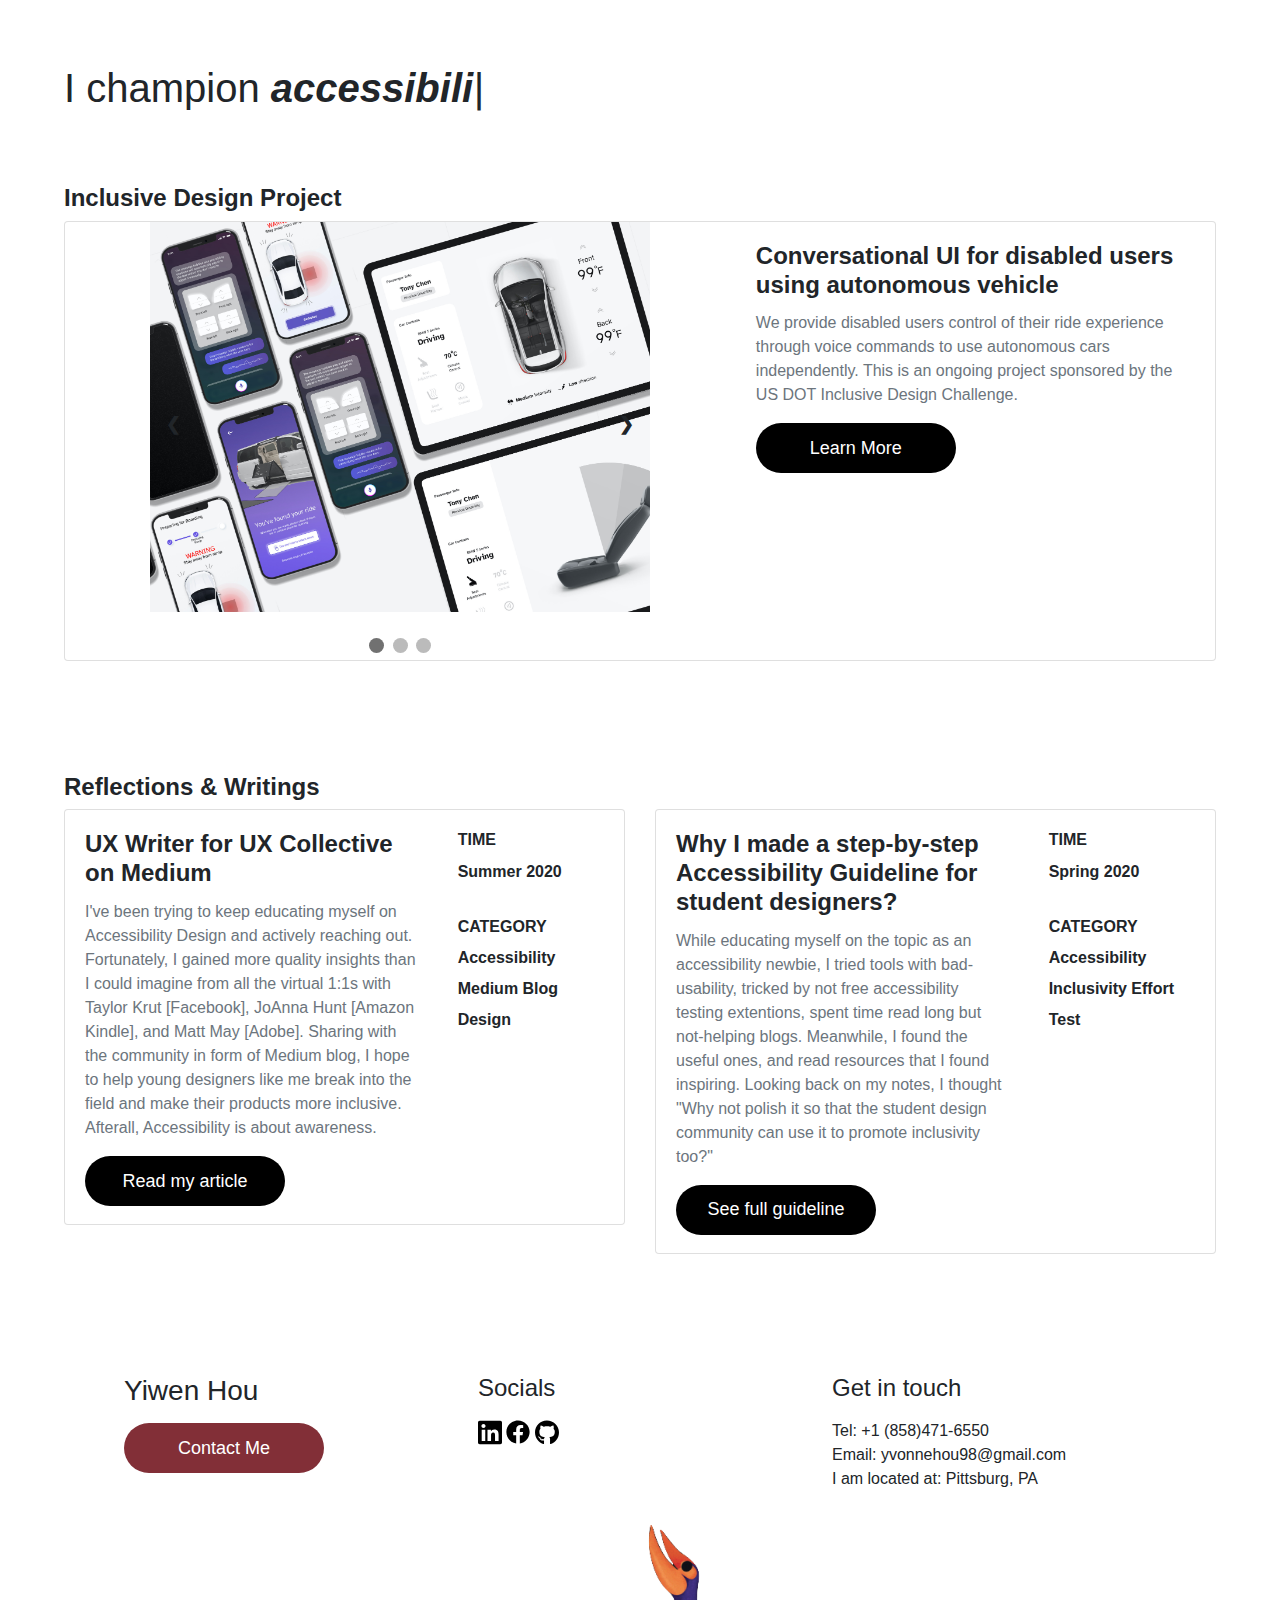
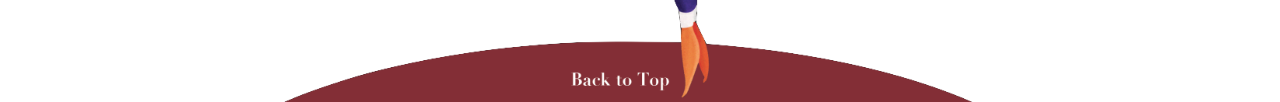
<file: index.html>
<!DOCTYPE html>
<html lang="en-US" dir="ltr">

  <head>
    <meta charset="utf-8">
    <meta http-equiv="X-UA-Compatible" content="IE=edge">
    <meta name="viewport" content="width=device-width, initial-scale=1">

    <!--    document Title-->
    <title>Accessibility Page | Yvonne's Portfolio</title>

    <!--    Favicons-->
    <link rel="apple-touch-icon" sizes="180x180" href="Assets/pic/favicon_io/apple-touch-icon.png">
    <link rel="icon" type="image/png" sizes="32x32" href="Assets/pic/favicon_io/favicon-32x32.png">  
    <link rel="icon" type="image/png" sizes="16x16" href="Assets/pic/favicon_io/favicon-16x16.png">
    <link rel="manifest" href="Assets/pic/favicon_io/site.webmanifest">  
    <meta name="theme-color" content="#ffffff">

    <!--    Stylesheets-->
    <link href="https://fonts.googleapis.com/css?family=PT+Mono%7cPT+Serif:400,400i%7cLato:100,300,400,700,800,900" rel="stylesheet">
  

    <link href="Assets/style.css" rel="stylesheet">
    <link rel="stylesheet" href="https://stackpath.bootstrapcdn.com/bootstrap/4.3.1/css/bootstrap.min.css" integrity="sha384-ggOyR0iXCbMQv3Xipma34MD+dH/1fQ784/j6cY/iJTQUOhcWr7x9JvoRxT2MZw1T" crossorigin="anonymous">
    <script defer src="Assets/script.js" type="text/javascript"></script> 
    <script src="./Assets/typed.js-master/lib/typed.min.js"></script>
    <!-- Add jquery cdn -->
    <script src="https://ajax.googleapis.com/ajax/libs/jquery/3.5.1/jquery.min.js"></script>
  </head>


  <body>
    <div class="container-fluid" style="padding-left: 5%; padding-right: 5%; padding-top: 5%;">
      <h1 id="top" style="display: inline">I champion </h1>
      <h1 style="display: inline; font-style: italic;">
          <span class="text-slider-items">
              accessibility., inclusiveness., compassion.
          </span>
          <strong class="text-slider"></strong>
      </h1>
      <br>
      <br>
      <br>
      <br>

      <h4><strong>Inclusive Design Project</strong></h4>
      <div class="card mb-3" style="width: 100%;">
        <div class="row no-gutters">
          <div class="col-md-7">
              <!-- Slideshow container -->
              <div class="slideshow-container">
                  <div class="mySlides">
                      <img src="Assets/pic/appUImock.jpg" style="width:100%" alt="image of the app UI mockup">
                  </div>
              
                  <div class="mySlides">
                      <img src="Assets/pic/appUImock2.png" style="width:100%" alt="image of the control panel UI mockup">
                  </div>

                  <div class="mySlides">
                      <img src="Assets/pic/appUImock3.png" style="width:100%" alt="image of the window roll down UI mockup">
                  </div>
              
                  <!-- Next and previous buttons -->
                  <a class="prev" onclick="plusSlides(-1)">&#10094;</a>
                  <a class="next" onclick="plusSlides(1)">&#10095;</a>
              </div>
              <br>
              
              <!-- The dots/circles -->
              <div style="text-align:center">
                  <span class="dot" onclick="currentSlide(1)"></span>
                  <span class="dot" onclick="currentSlide(2)"></span>
                  <span class="dot" onclick="currentSlide(3)"></span>
              </div>
          </div>

          <div class="col-md-5">
            <div class="card-body">
              <h4 class="card-title"><strong>Conversational UI for disabled users using autonomous vehicle</strong></h4>
              <p class="text-muted">We provide disabled users control of their ride experience through voice commands to use autonomous cars independently. This is an ongoing project sponsored by the US DOT Inclusive Design Challenge. </p>
    
              <a href="https://woozy-soarer-57f.notion.site/IDC-Voice-Documentation-38b3e8453032416594fc173697a8e275" target="_blank"><button class="btn1">Learn More</button></a>
              <br>
              <br>
            </div>
          </div>
        </div>
      </div>
      <br>
      <br>
      <br>
      <br>

      <h4><strong>Reflections & Writings</strong></h4>
      <div class="row">

        <div class="col-sm-6">
          <div class="card">
            <div class="row no-gutters">
              <div class="col-md-8">
               <div class="card-body">
                  <h4 class="card-title"><strong>UX Writer for UX Collective on Medium</strong></h4>
                  <p class="text-muted">I've been trying to keep educating myself on Accessibility Design and actively reaching out. Fortunately, I gained more quality insights than I could imagine from all the virtual 1:1s with Taylor Krut [Facebook], JoAnna Hunt [Amazon Kindle], and Matt May [Adobe].
                    Sharing with the community in form of Medium blog, I hope to help young designers like me break into the field and make their products more inclusive. Afterall, Accessibility is about awareness.</p>
                  <a href="https://uxdesign.cc/7-things-i-learned-from-q-as-with-accessibility-leads-in-big-tech-companies-74c25a599ded" target="_blank"><button class="btn1">Read my article</button></a>
                  <br>
                  <br>
               </div>
             </div>
             <div class="col-md-4">
              <div class="card-body">
                <h6 class="card-title"><strong>TIME</strong></h6>
                <h6 class="card-title"><strong>Summer 2020</strong></h6>
                <br>
                <h6 class="card-title"><strong>CATEGORY</strong></h6>
                <h6 class="card-title"><strong>Accessibility</strong></h6>
                <h6 class="card-title"><strong>Medium Blog</strong></h6>
                <h6 class="card-title"><strong>Design</strong></h6>
              </div>
             </div>

            </div>
          </div>
        </div>


        <div class="col-sm-6">
          <div class="card">
            <div class="row no-gutters">
              <div class="col-md-8">
               <div class="card-body">
                  <h4 class="card-title"><strong>Why I made a step-by-step Accessibility Guideline for student designers?</strong></h4>
                  <p class="text-muted">While educating myself on the topic as an accessibility newbie, I tried tools with bad-usability, tricked by not free accessibility testing extentions, spent time read long but not-helping blogs.

                    Meanwhile, I found the useful ones, and read resources that I found inspiring. Looking back on my notes, I thought "Why not polish it so that the student design community can use it to promote inclusivity too?"
                    
                    </p>
                  <a href="https://docs.google.com/document/d/1hJJSD7TlTDIeC5NJWeSUw2ABG849dvhfMW6NXGSiC2o/edit#" target="_blank"><button class="btn1">See full guideline</button></a>
                  <br>
                  <br>
               </div>
             </div>
             <div class="col-md-4">
              <div class="card-body">
                <h6 class="card-title"><strong>TIME</strong></h6>
                <h6 class="card-title"><strong>Spring 2020</strong></h6>
                <br>
                <h6 class="card-title"><strong>CATEGORY</strong></h6>
                <h6 class="card-title"><strong>Accessibility</strong></h6>
                <h6 class="card-title"><strong>Inclusivity Effort</strong></h6>
                <h6 class="card-title"><strong>Test</strong></h6>
              </div>
             </div>

            </div>
          </div>
        </div>
    
      </div>

      <br>
      <br>
      <br>
      <br>

      <!-- footer -->
      <section class="py-4 text-sans-serif" id="digital-socials">
        <div class="container">
          <div class="row mx-lg-4">
            <div class="col-lg-3 pr-lg-5">
              <h3 class="mb-3 text-300">Yiwen Hou</h3>
              <a href="contact.html"><button class="btn2">Contact Me</button></a>
            </div>
            <div class="col-md-6 col-lg-4 pr-lg-6 ml-lg-auto mt-6 mt-lg-0">
              <h4 class="mb-3 text-300">Socials</h4>
    
              <a href="https://www.linkedin.com/in/yiwen-yvonne-hou-18866b15b/" target="_blank"><img src="Assets/pic/linkedin.svg" style="width: 24px; height:auto;" alt="linkedin icon"></a>
              <a href="https://www.facebook.com/yvonne.hou.94" target="_blank"><img src="Assets/pic/facebook.svg" style="width: 24px; height:auto;" alt="facebook icon"></a>
              <a href="https://github.com/YvonneHou98" target="_blank"><img src="Assets/pic/github.svg" style="width: 24px; height:auto;" alt="github icon"></a>

            </div>
            <div class="col-md-3 col-lg-4 mt-6 mt-lg-0">
              <h4 class="mb-3 text-300">Get in touch</h4>
              <p class="mb-0"><span class="text-400">Tel:</span>
                <a>+1 (858)471-6550</a >
              </p >
              <p class="mb-0"><span class="text-400">Email:</span>
                <a>yvonnehou98@gmail.com</a >
              </p >
              <p class="mb-0"><span class="text-400">I am located at:</span>
                <a class="text-700">Pittsburg, PA</a >
              </p >
             
            </div>
          </div>
        </div>
      </section>
    
    <!-- back to top -->
    <a href="#top"><img src="Assets/pic/top.png" style="width: 100%;height:auto;" alt="back to top button"></a>


    </div>
  </body>


 </html>
</file>
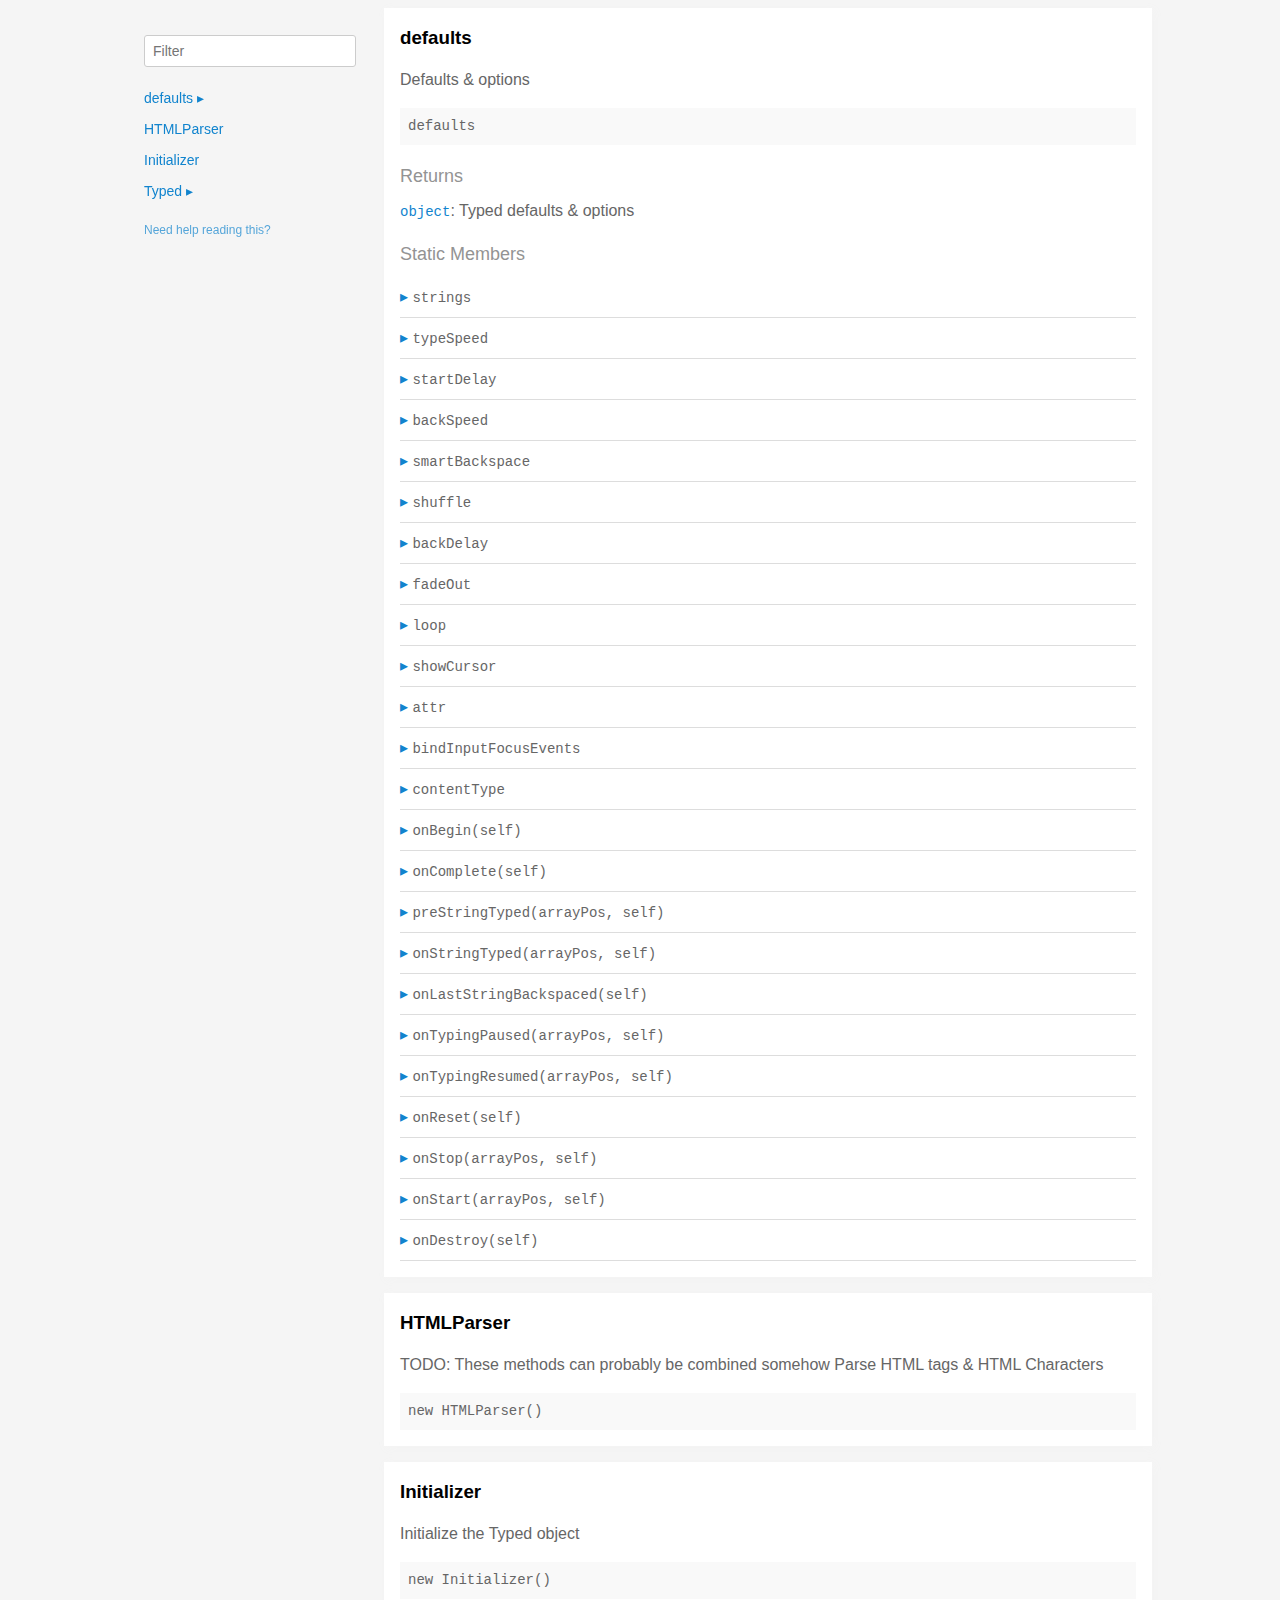
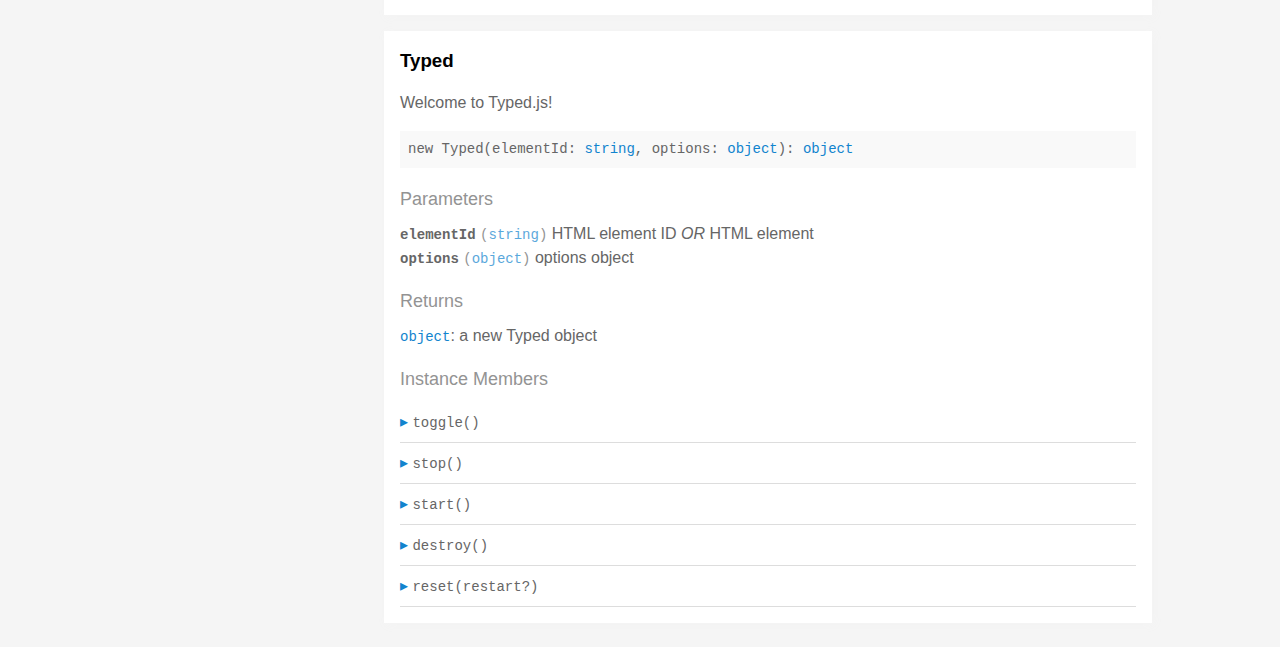
<file: Assets/typed.js-master/docs/index.html>
<!doctype html>
<html>
<head>
  <meta charset='utf-8' />
  <title>  | Documentation</title>
  <meta name='viewport' content='width=device-width,initial-scale=1'>
  <link href='assets/bass.css' type='text/css' rel='stylesheet' />
  <link href='assets/style.css' type='text/css' rel='stylesheet' />
  <link href='assets/github.css' type='text/css' rel='stylesheet' />
</head>
<body class='documentation'>
  <div class='max-width-4 mx-auto'>
    <div class='clearfix md-mxn2'>
      <div class='fixed xs-hide fix-3 overflow-auto max-height-100'>
        <div class='py1 px2'>
          <h3 class='mb0 no-anchor'></h3>
          <div class='mb1'><code></code></div>
          <input
            placeholder='Filter'
            id='filter-input'
            class='col12 block input'
            type='text' />
          <div id='toc'>
            <ul class='list-reset h5 py1-ul'>
              
                
                <li><a
                  href='#defaults'
                  class=" toggle-sibling">
                  defaults
                  <span class='icon'>▸</span>
                </a>
                
                <div class='toggle-target display-none'>
                  
                  <ul class='list-reset py1-ul pl1'>
                    <li class='h5'><span>Static members</span></li>
                    
                      <li><a
                        href='#defaults.strings'
                        class='regular pre-open'>
                        .strings
                      </a></li>
                    
                      <li><a
                        href='#defaults.typeSpeed'
                        class='regular pre-open'>
                        .typeSpeed
                      </a></li>
                    
                      <li><a
                        href='#defaults.startDelay'
                        class='regular pre-open'>
                        .startDelay
                      </a></li>
                    
                      <li><a
                        href='#defaults.backSpeed'
                        class='regular pre-open'>
                        .backSpeed
                      </a></li>
                    
                      <li><a
                        href='#defaults.smartBackspace'
                        class='regular pre-open'>
                        .smartBackspace
                      </a></li>
                    
                      <li><a
                        href='#defaults.shuffle'
                        class='regular pre-open'>
                        .shuffle
                      </a></li>
                    
                      <li><a
                        href='#defaults.backDelay'
                        class='regular pre-open'>
                        .backDelay
                      </a></li>
                    
                      <li><a
                        href='#defaults.fadeOut'
                        class='regular pre-open'>
                        .fadeOut
                      </a></li>
                    
                      <li><a
                        href='#defaults.loop'
                        class='regular pre-open'>
                        .loop
                      </a></li>
                    
                      <li><a
                        href='#defaults.showCursor'
                        class='regular pre-open'>
                        .showCursor
                      </a></li>
                    
                      <li><a
                        href='#defaults.attr'
                        class='regular pre-open'>
                        .attr
                      </a></li>
                    
                      <li><a
                        href='#defaults.bindInputFocusEvents'
                        class='regular pre-open'>
                        .bindInputFocusEvents
                      </a></li>
                    
                      <li><a
                        href='#defaults.contentType'
                        class='regular pre-open'>
                        .contentType
                      </a></li>

                      <li><a
                        href='#defaults.onBegin'
                        class='regular pre-open'>
                        .onBegin
                      </a></li>

                      <li><a
                        href='#defaults.onComplete'
                        class='regular pre-open'>
                        .onComplete
                      </a></li>
                    
                      <li><a
                        href='#defaults.preStringTyped'
                        class='regular pre-open'>
                        .preStringTyped
                      </a></li>
                    
                      <li><a
                        href='#defaults.onStringTyped'
                        class='regular pre-open'>
                        .onStringTyped
                      </a></li>
                    
                      <li><a
                        href='#defaults.onLastStringBackspaced'
                        class='regular pre-open'>
                        .onLastStringBackspaced
                      </a></li>
                    
                      <li><a
                        href='#defaults.onTypingPaused'
                        class='regular pre-open'>
                        .onTypingPaused
                      </a></li>
                    
                      <li><a
                        href='#defaults.onTypingResumed'
                        class='regular pre-open'>
                        .onTypingResumed
                      </a></li>
                    
                      <li><a
                        href='#defaults.onReset'
                        class='regular pre-open'>
                        .onReset
                      </a></li>
                    
                      <li><a
                        href='#defaults.onStop'
                        class='regular pre-open'>
                        .onStop
                      </a></li>
                    
                      <li><a
                        href='#defaults.onStart'
                        class='regular pre-open'>
                        .onStart
                      </a></li>
                    
                      <li><a
                        href='#defaults.onDestroy'
                        class='regular pre-open'>
                        .onDestroy
                      </a></li>
                    
                    </ul>
                  
                  
                  
                </div>
                
                </li>
              
                
                <li><a
                  href='#htmlparser'
                  class="">
                  HTMLParser
                  
                </a>
                
                </li>
              
                
                <li><a
                  href='#initializer'
                  class="">
                  Initializer
                  
                </a>
                
                </li>
              
                
                <li><a
                  href='#typed'
                  class=" toggle-sibling">
                  Typed
                  <span class='icon'>▸</span>
                </a>
                
                <div class='toggle-target display-none'>
                  
                  
                    <ul class='list-reset py1-ul pl1'>
                      <li class='h5'><span>Instance members</span></li>
                      
                      <li><a
                        href='#Typed#toggle'
                        class='regular pre-open'>
                        #toggle
                      </a></li>
                      
                      <li><a
                        href='#Typed#stop'
                        class='regular pre-open'>
                        #stop
                      </a></li>
                      
                      <li><a
                        href='#Typed#start'
                        class='regular pre-open'>
                        #start
                      </a></li>
                      
                      <li><a
                        href='#Typed#destroy'
                        class='regular pre-open'>
                        #destroy
                      </a></li>
                      
                      <li><a
                        href='#Typed#reset'
                        class='regular pre-open'>
                        #reset
                      </a></li>
                      
                    </ul>
                  
                  
                </div>
                
                </li>
              
            </ul>
          </div>
          <div class='mt1 h6 quiet'>
            <a href='http://documentation.js.org/reading-documentation.html'>Need help reading this?</a>
          </div>
        </div>
      </div>
      <div class='fix-margin-3'>
        
          
            <section class='p2 mb2 clearfix bg-white minishadow'>

  
  <div class='clearfix'>
    
    <h3 class='fl m0' id='defaults'>
      defaults
    </h3>
    
    
  </div>
  

  <p>Defaults &#x26; options</p>


  <div class='pre p1 fill-light mt0'>defaults</div>
  
  

  
  
  
  
  

  

  

  
    
      <div class='py1 quiet mt1 prose-big'>Returns</div>
      <code><a href="https://developer.mozilla.org/en-US/docs/Web/JavaScript/Reference/Global_Objects/Object">object</a></code>:
        Typed defaults &#x26; options

      
    
  

  

  

  
    <div class='py1 quiet mt1 prose-big'>Static Members</div>
    <div class="clearfix">
  
    <div class='border-bottom' id='defaults.strings'>
      <div class="clearfix small pointer toggle-sibling">
        <div class="py1 contain">
            <a class='icon pin-right py1 dark-link caret-right'>▸</a>
            <span class='code strong strong truncate'>strings</span>
        </div>
      </div>
      <div class="clearfix display-none toggle-target">
        <section class='p2 mb2 clearfix bg-white minishadow'>

  

  

  <div class='pre p1 fill-light mt0'>strings</div>
  
  

  
  
  
  
  

  

  
    <div class='py1 quiet mt1 prose-big'>Properties</div>
    <div>
      
        <div class='space-bottom0'>
          <span class='code bold'>strings</span> <code class='quiet'>(<a href="https://developer.mozilla.org/en-US/docs/Web/JavaScript/Reference/Global_Objects/Array">array</a>)</code>
          : strings to be typed

          
        </div>
      
        <div class='space-bottom0'>
          <span class='code bold'>stringsElement</span> <code class='quiet'>(<a href="https://developer.mozilla.org/en-US/docs/Web/JavaScript/Reference/Global_Objects/String">string</a>)</code>
          : ID of element containing string children

          
        </div>
      
    </div>
  

  

  

  

  

  

  
</section>

      </div>
    </div>
  
    <div class='border-bottom' id='defaults.typeSpeed'>
      <div class="clearfix small pointer toggle-sibling">
        <div class="py1 contain">
            <a class='icon pin-right py1 dark-link caret-right'>▸</a>
            <span class='code strong strong truncate'>typeSpeed</span>
        </div>
      </div>
      <div class="clearfix display-none toggle-target">
        <section class='p2 mb2 clearfix bg-white minishadow'>

  

  

  <div class='pre p1 fill-light mt0'>typeSpeed</div>
  
  

  
  
  
  
  

  

  
    <div class='py1 quiet mt1 prose-big'>Properties</div>
    <div>
      
        <div class='space-bottom0'>
          <span class='code bold'>typeSpeed</span> <code class='quiet'>(<a href="https://developer.mozilla.org/en-US/docs/Web/JavaScript/Reference/Global_Objects/Number">number</a>)</code>
          : type speed in milliseconds

          
        </div>
      
    </div>
  

  

  

  

  

  

  
</section>

      </div>
    </div>
  
    <div class='border-bottom' id='defaults.startDelay'>
      <div class="clearfix small pointer toggle-sibling">
        <div class="py1 contain">
            <a class='icon pin-right py1 dark-link caret-right'>▸</a>
            <span class='code strong strong truncate'>startDelay</span>
        </div>
      </div>
      <div class="clearfix display-none toggle-target">
        <section class='p2 mb2 clearfix bg-white minishadow'>

  

  

  <div class='pre p1 fill-light mt0'>startDelay</div>
  
  

  
  
  
  
  

  

  
    <div class='py1 quiet mt1 prose-big'>Properties</div>
    <div>
      
        <div class='space-bottom0'>
          <span class='code bold'>startDelay</span> <code class='quiet'>(<a href="https://developer.mozilla.org/en-US/docs/Web/JavaScript/Reference/Global_Objects/Number">number</a>)</code>
          : time before typing starts in milliseconds

          
        </div>
      
    </div>
  

  

  

  

  

  

  
</section>

      </div>
    </div>
  
    <div class='border-bottom' id='defaults.backSpeed'>
      <div class="clearfix small pointer toggle-sibling">
        <div class="py1 contain">
            <a class='icon pin-right py1 dark-link caret-right'>▸</a>
            <span class='code strong strong truncate'>backSpeed</span>
        </div>
      </div>
      <div class="clearfix display-none toggle-target">
        <section class='p2 mb2 clearfix bg-white minishadow'>

  

  

  <div class='pre p1 fill-light mt0'>backSpeed</div>
  
  

  
  
  
  
  

  

  
    <div class='py1 quiet mt1 prose-big'>Properties</div>
    <div>
      
        <div class='space-bottom0'>
          <span class='code bold'>backSpeed</span> <code class='quiet'>(<a href="https://developer.mozilla.org/en-US/docs/Web/JavaScript/Reference/Global_Objects/Number">number</a>)</code>
          : backspacing speed in milliseconds

          
        </div>
      
    </div>
  

  

  

  

  

  

  
</section>

      </div>
    </div>
  
    <div class='border-bottom' id='defaults.smartBackspace'>
      <div class="clearfix small pointer toggle-sibling">
        <div class="py1 contain">
            <a class='icon pin-right py1 dark-link caret-right'>▸</a>
            <span class='code strong strong truncate'>smartBackspace</span>
        </div>
      </div>
      <div class="clearfix display-none toggle-target">
        <section class='p2 mb2 clearfix bg-white minishadow'>

  

  

  <div class='pre p1 fill-light mt0'>smartBackspace</div>
  
  

  
  
  
  
  

  

  
    <div class='py1 quiet mt1 prose-big'>Properties</div>
    <div>
      
        <div class='space-bottom0'>
          <span class='code bold'>smartBackspace</span> <code class='quiet'>(<a href="https://developer.mozilla.org/en-US/docs/Web/JavaScript/Reference/Global_Objects/Boolean">boolean</a>)</code>
          : only backspace what doesn't match the previous string

          
        </div>
      
    </div>
  

  

  

  

  

  

  
</section>

      </div>
    </div>
  
    <div class='border-bottom' id='defaults.shuffle'>
      <div class="clearfix small pointer toggle-sibling">
        <div class="py1 contain">
            <a class='icon pin-right py1 dark-link caret-right'>▸</a>
            <span class='code strong strong truncate'>shuffle</span>
        </div>
      </div>
      <div class="clearfix display-none toggle-target">
        <section class='p2 mb2 clearfix bg-white minishadow'>

  

  

  <div class='pre p1 fill-light mt0'>shuffle</div>
  
  

  
  
  
  
  

  

  
    <div class='py1 quiet mt1 prose-big'>Properties</div>
    <div>
      
        <div class='space-bottom0'>
          <span class='code bold'>shuffle</span> <code class='quiet'>(<a href="https://developer.mozilla.org/en-US/docs/Web/JavaScript/Reference/Global_Objects/Boolean">boolean</a>)</code>
          : shuffle the strings

          
        </div>
      
    </div>
  

  

  

  

  

  

  
</section>

      </div>
    </div>
  
    <div class='border-bottom' id='defaults.backDelay'>
      <div class="clearfix small pointer toggle-sibling">
        <div class="py1 contain">
            <a class='icon pin-right py1 dark-link caret-right'>▸</a>
            <span class='code strong strong truncate'>backDelay</span>
        </div>
      </div>
      <div class="clearfix display-none toggle-target">
        <section class='p2 mb2 clearfix bg-white minishadow'>

  

  

  <div class='pre p1 fill-light mt0'>backDelay</div>
  
  

  
  
  
  
  

  

  
    <div class='py1 quiet mt1 prose-big'>Properties</div>
    <div>
      
        <div class='space-bottom0'>
          <span class='code bold'>backDelay</span> <code class='quiet'>(<a href="https://developer.mozilla.org/en-US/docs/Web/JavaScript/Reference/Global_Objects/Number">number</a>)</code>
          : time before backspacing in milliseconds

          
        </div>
      
    </div>
  

  

  

  

  

  

  
</section>

      </div>
    </div>
  
    <div class='border-bottom' id='defaults.fadeOut'>
      <div class="clearfix small pointer toggle-sibling">
        <div class="py1 contain">
            <a class='icon pin-right py1 dark-link caret-right'>▸</a>
            <span class='code strong strong truncate'>fadeOut</span>
        </div>
      </div>
      <div class="clearfix display-none toggle-target">
        <section class='p2 mb2 clearfix bg-white minishadow'>

  

  

  <div class='pre p1 fill-light mt0'>fadeOut</div>
  
  

  
  
  
  
  

  

  
    <div class='py1 quiet mt1 prose-big'>Properties</div>
    <div>
      
        <div class='space-bottom0'>
          <span class='code bold'>fadeOut</span> <code class='quiet'>(<a href="https://developer.mozilla.org/en-US/docs/Web/JavaScript/Reference/Global_Objects/Boolean">boolean</a>)</code>
          : Fade out instead of backspace

          
        </div>
      
        <div class='space-bottom0'>
          <span class='code bold'>fadeOutClass</span> <code class='quiet'>(<a href="https://developer.mozilla.org/en-US/docs/Web/JavaScript/Reference/Global_Objects/String">string</a>)</code>
          : css class for fade animation

          
        </div>
      
        <div class='space-bottom0'>
          <span class='code bold'>fadeOutDelay</span> <code class='quiet'>(<a href="https://developer.mozilla.org/en-US/docs/Web/JavaScript/Reference/Global_Objects/Boolean">boolean</a>)</code>
          : Fade out delay in milliseconds

          
        </div>
      
    </div>
  

  

  

  

  

  

  
</section>

      </div>
    </div>
  
    <div class='border-bottom' id='defaults.loop'>
      <div class="clearfix small pointer toggle-sibling">
        <div class="py1 contain">
            <a class='icon pin-right py1 dark-link caret-right'>▸</a>
            <span class='code strong strong truncate'>loop</span>
        </div>
      </div>
      <div class="clearfix display-none toggle-target">
        <section class='p2 mb2 clearfix bg-white minishadow'>

  

  

  <div class='pre p1 fill-light mt0'>loop</div>
  
  

  
  
  
  
  

  

  
    <div class='py1 quiet mt1 prose-big'>Properties</div>
    <div>
      
        <div class='space-bottom0'>
          <span class='code bold'>loop</span> <code class='quiet'>(<a href="https://developer.mozilla.org/en-US/docs/Web/JavaScript/Reference/Global_Objects/Boolean">boolean</a>)</code>
          : loop strings

          
        </div>
      
        <div class='space-bottom0'>
          <span class='code bold'>loopCount</span> <code class='quiet'>(<a href="https://developer.mozilla.org/en-US/docs/Web/JavaScript/Reference/Global_Objects/Number">number</a>)</code>
          : amount of loops

          
        </div>
      
    </div>
  

  

  

  

  

  

  
</section>

      </div>
    </div>
  
    <div class='border-bottom' id='defaults.showCursor'>
      <div class="clearfix small pointer toggle-sibling">
        <div class="py1 contain">
            <a class='icon pin-right py1 dark-link caret-right'>▸</a>
            <span class='code strong strong truncate'>showCursor</span>
        </div>
      </div>
      <div class="clearfix display-none toggle-target">
        <section class='p2 mb2 clearfix bg-white minishadow'>

  

  

  <div class='pre p1 fill-light mt0'>showCursor</div>
  
  

  
  
  
  
  

  

  
    <div class='py1 quiet mt1 prose-big'>Properties</div>
    <div>
      
        <div class='space-bottom0'>
          <span class='code bold'>showCursor</span> <code class='quiet'>(<a href="https://developer.mozilla.org/en-US/docs/Web/JavaScript/Reference/Global_Objects/Boolean">boolean</a>)</code>
          : show cursor

          
        </div>
      
        <div class='space-bottom0'>
          <span class='code bold'>cursorChar</span> <code class='quiet'>(<a href="https://developer.mozilla.org/en-US/docs/Web/JavaScript/Reference/Global_Objects/String">string</a>)</code>
          : character for cursor

          
        </div>
      
        <div class='space-bottom0'>
          <span class='code bold'>autoInsertCss</span> <code class='quiet'>(<a href="https://developer.mozilla.org/en-US/docs/Web/JavaScript/Reference/Global_Objects/Boolean">boolean</a>)</code>
          : insert CSS for cursor and fadeOut into HTML 
<head>

          
        </div>
      
    </div>
  

  

  

  

  

  

  
</section>

      </div>
    </div>
  
    <div class='border-bottom' id='defaults.attr'>
      <div class="clearfix small pointer toggle-sibling">
        <div class="py1 contain">
            <a class='icon pin-right py1 dark-link caret-right'>▸</a>
            <span class='code strong strong truncate'>attr</span>
        </div>
      </div>
      <div class="clearfix display-none toggle-target">
        <section class='p2 mb2 clearfix bg-white minishadow'>

  

  

  <div class='pre p1 fill-light mt0'>attr</div>
  
  

  
  
  
  
  

  

  
    <div class='py1 quiet mt1 prose-big'>Properties</div>
    <div>
      
        <div class='space-bottom0'>
          <span class='code bold'>attr</span> <code class='quiet'>(<a href="https://developer.mozilla.org/en-US/docs/Web/JavaScript/Reference/Global_Objects/String">string</a>)</code>
          : attribute for typing
Ex: input placeholder, value, or just HTML text

          
        </div>
      
    </div>
  

  

  

  

  

  

  
</section>

      </div>
    </div>
  
    <div class='border-bottom' id='defaults.bindInputFocusEvents'>
      <div class="clearfix small pointer toggle-sibling">
        <div class="py1 contain">
            <a class='icon pin-right py1 dark-link caret-right'>▸</a>
            <span class='code strong strong truncate'>bindInputFocusEvents</span>
        </div>
      </div>
      <div class="clearfix display-none toggle-target">
        <section class='p2 mb2 clearfix bg-white minishadow'>

  

  

  <div class='pre p1 fill-light mt0'>bindInputFocusEvents</div>
  
  

  
  
  
  
  

  

  
    <div class='py1 quiet mt1 prose-big'>Properties</div>
    <div>
      
        <div class='space-bottom0'>
          <span class='code bold'>bindInputFocusEvents</span> <code class='quiet'>(<a href="https://developer.mozilla.org/en-US/docs/Web/JavaScript/Reference/Global_Objects/Boolean">boolean</a>)</code>
          : bind to focus and blur if el is text input

          
        </div>
      
    </div>
  

  

  

  

  

  

  
</section>

      </div>
    </div>
  
    <div class='border-bottom' id='defaults.contentType'>
      <div class="clearfix small pointer toggle-sibling">
        <div class="py1 contain">
            <a class='icon pin-right py1 dark-link caret-right'>▸</a>
            <span class='code strong strong truncate'>contentType</span>
        </div>
      </div>
      <div class="clearfix display-none toggle-target">
        <section class='p2 mb2 clearfix bg-white minishadow'>

  

  

  <div class='pre p1 fill-light mt0'>contentType</div>
  
  

  
  
  
  
  

  

  
    <div class='py1 quiet mt1 prose-big'>Properties</div>
    <div>
      
        <div class='space-bottom0'>
          <span class='code bold'>contentType</span> <code class='quiet'>(<a href="https://developer.mozilla.org/en-US/docs/Web/JavaScript/Reference/Global_Objects/String">string</a>)</code>
          : 'html' or 'null' for plaintext

          
        </div>
      
    </div>
  

  

  

  

  

  

  
</section>

      </div>
    </div>
  
    <div class='border-bottom' id='defaults.onBegin'>
      <div class="clearfix small pointer toggle-sibling">
        <div class="py1 contain">
            <a class='icon pin-right py1 dark-link caret-right'>▸</a>
            <span class='code strong strong truncate'>onBegin(self)</span>
        </div>
      </div>
      <div class="clearfix display-none toggle-target">
        <section class='p2 mb2 clearfix bg-white minishadow'>

  

  <p>Before it begins typing</p>

  <div class='pre p1 fill-light mt0'>onBegin(self: <a href="#typed">Typed</a>)</div>
  
    <div class='py1 quiet mt1 prose-big'>Parameters</div>
    <div class='prose'>
      
        <div class='space-bottom0'>
          <div>
            <span class='code bold'>self</span> <code class='quiet'>(<a href="#typed">Typed</a>)</code>
	    
          </div>
          
        </div>
      
    </div>
  
</section>

      </div>
    </div>

    <div class='border-bottom' id='defaults.onComplete'>
      <div class="clearfix small pointer toggle-sibling">
        <div class="py1 contain">
            <a class='icon pin-right py1 dark-link caret-right'>▸</a>
            <span class='code strong strong truncate'>onComplete(self)</span>
        </div>
      </div>
      <div class="clearfix display-none toggle-target">
        <section class='p2 mb2 clearfix bg-white minishadow'>

  

  <p>All typing is complete</p>


  <div class='pre p1 fill-light mt0'>onComplete(self: <a href="#typed">Typed</a>)</div>
  
  

  
  
  
  
  

  
    <div class='py1 quiet mt1 prose-big'>Parameters</div>
    <div class='prose'>
      
        <div class='space-bottom0'>
          <div>
            <span class='code bold'>self</span> <code class='quiet'>(<a href="#typed">Typed</a>)</code>
	    
          </div>
          
        </div>
      
    </div>
  

  

  

  

  

  

  

  
</section>

      </div>
    </div>
  
    <div class='border-bottom' id='defaults.preStringTyped'>
      <div class="clearfix small pointer toggle-sibling">
        <div class="py1 contain">
            <a class='icon pin-right py1 dark-link caret-right'>▸</a>
            <span class='code strong strong truncate'>preStringTyped(arrayPos, self)</span>
        </div>
      </div>
      <div class="clearfix display-none toggle-target">
        <section class='p2 mb2 clearfix bg-white minishadow'>

  

  <p>Before each string is typed</p>


  <div class='pre p1 fill-light mt0'>preStringTyped(arrayPos: <a href="https://developer.mozilla.org/en-US/docs/Web/JavaScript/Reference/Global_Objects/Number">number</a>, self: <a href="#typed">Typed</a>)</div>
  
  

  
  
  
  
  

  
    <div class='py1 quiet mt1 prose-big'>Parameters</div>
    <div class='prose'>
      
        <div class='space-bottom0'>
          <div>
            <span class='code bold'>arrayPos</span> <code class='quiet'>(<a href="https://developer.mozilla.org/en-US/docs/Web/JavaScript/Reference/Global_Objects/Number">number</a>)</code>
	    
          </div>
          
        </div>
      
        <div class='space-bottom0'>
          <div>
            <span class='code bold'>self</span> <code class='quiet'>(<a href="#typed">Typed</a>)</code>
	    
          </div>
          
        </div>
      
    </div>
  

  

  

  

  

  

  

  
</section>

      </div>
    </div>
  
    <div class='border-bottom' id='defaults.onStringTyped'>
      <div class="clearfix small pointer toggle-sibling">
        <div class="py1 contain">
            <a class='icon pin-right py1 dark-link caret-right'>▸</a>
            <span class='code strong strong truncate'>onStringTyped(arrayPos, self)</span>
        </div>
      </div>
      <div class="clearfix display-none toggle-target">
        <section class='p2 mb2 clearfix bg-white minishadow'>

  

  <p>After each string is typed</p>


  <div class='pre p1 fill-light mt0'>onStringTyped(arrayPos: <a href="https://developer.mozilla.org/en-US/docs/Web/JavaScript/Reference/Global_Objects/Number">number</a>, self: <a href="#typed">Typed</a>)</div>
  
  

  
  
  
  
  

  
    <div class='py1 quiet mt1 prose-big'>Parameters</div>
    <div class='prose'>
      
        <div class='space-bottom0'>
          <div>
            <span class='code bold'>arrayPos</span> <code class='quiet'>(<a href="https://developer.mozilla.org/en-US/docs/Web/JavaScript/Reference/Global_Objects/Number">number</a>)</code>
	    
          </div>
          
        </div>
      
        <div class='space-bottom0'>
          <div>
            <span class='code bold'>self</span> <code class='quiet'>(<a href="#typed">Typed</a>)</code>
	    
          </div>
          
        </div>
      
    </div>
  

  

  

  

  

  

  

  
</section>

      </div>
    </div>
  
    <div class='border-bottom' id='defaults.onLastStringBackspaced'>
      <div class="clearfix small pointer toggle-sibling">
        <div class="py1 contain">
            <a class='icon pin-right py1 dark-link caret-right'>▸</a>
            <span class='code strong strong truncate'>onLastStringBackspaced(self)</span>
        </div>
      </div>
      <div class="clearfix display-none toggle-target">
        <section class='p2 mb2 clearfix bg-white minishadow'>

  

  <p>During looping, after last string is typed</p>


  <div class='pre p1 fill-light mt0'>onLastStringBackspaced(self: <a href="#typed">Typed</a>)</div>
  
  

  
  
  
  
  

  
    <div class='py1 quiet mt1 prose-big'>Parameters</div>
    <div class='prose'>
      
        <div class='space-bottom0'>
          <div>
            <span class='code bold'>self</span> <code class='quiet'>(<a href="#typed">Typed</a>)</code>
	    
          </div>
          
        </div>
      
    </div>
  

  

  

  

  

  

  

  
</section>

      </div>
    </div>
  
    <div class='border-bottom' id='defaults.onTypingPaused'>
      <div class="clearfix small pointer toggle-sibling">
        <div class="py1 contain">
            <a class='icon pin-right py1 dark-link caret-right'>▸</a>
            <span class='code strong strong truncate'>onTypingPaused(arrayPos, self)</span>
        </div>
      </div>
      <div class="clearfix display-none toggle-target">
        <section class='p2 mb2 clearfix bg-white minishadow'>

  

  <p>Typing has been stopped</p>


  <div class='pre p1 fill-light mt0'>onTypingPaused(arrayPos: <a href="https://developer.mozilla.org/en-US/docs/Web/JavaScript/Reference/Global_Objects/Number">number</a>, self: <a href="#typed">Typed</a>)</div>
  
  

  
  
  
  
  

  
    <div class='py1 quiet mt1 prose-big'>Parameters</div>
    <div class='prose'>
      
        <div class='space-bottom0'>
          <div>
            <span class='code bold'>arrayPos</span> <code class='quiet'>(<a href="https://developer.mozilla.org/en-US/docs/Web/JavaScript/Reference/Global_Objects/Number">number</a>)</code>
	    
          </div>
          
        </div>
      
        <div class='space-bottom0'>
          <div>
            <span class='code bold'>self</span> <code class='quiet'>(<a href="#typed">Typed</a>)</code>
	    
          </div>
          
        </div>
      
    </div>
  

  

  

  

  

  

  

  
</section>

      </div>
    </div>
  
    <div class='border-bottom' id='defaults.onTypingResumed'>
      <div class="clearfix small pointer toggle-sibling">
        <div class="py1 contain">
            <a class='icon pin-right py1 dark-link caret-right'>▸</a>
            <span class='code strong strong truncate'>onTypingResumed(arrayPos, self)</span>
        </div>
      </div>
      <div class="clearfix display-none toggle-target">
        <section class='p2 mb2 clearfix bg-white minishadow'>

  

  <p>Typing has been started after being stopped</p>


  <div class='pre p1 fill-light mt0'>onTypingResumed(arrayPos: <a href="https://developer.mozilla.org/en-US/docs/Web/JavaScript/Reference/Global_Objects/Number">number</a>, self: <a href="#typed">Typed</a>)</div>
  
  

  
  
  
  
  

  
    <div class='py1 quiet mt1 prose-big'>Parameters</div>
    <div class='prose'>
      
        <div class='space-bottom0'>
          <div>
            <span class='code bold'>arrayPos</span> <code class='quiet'>(<a href="https://developer.mozilla.org/en-US/docs/Web/JavaScript/Reference/Global_Objects/Number">number</a>)</code>
	    
          </div>
          
        </div>
      
        <div class='space-bottom0'>
          <div>
            <span class='code bold'>self</span> <code class='quiet'>(<a href="#typed">Typed</a>)</code>
	    
          </div>
          
        </div>
      
    </div>
  

  

  

  

  

  

  

  
</section>

      </div>
    </div>
  
    <div class='border-bottom' id='defaults.onReset'>
      <div class="clearfix small pointer toggle-sibling">
        <div class="py1 contain">
            <a class='icon pin-right py1 dark-link caret-right'>▸</a>
            <span class='code strong strong truncate'>onReset(self)</span>
        </div>
      </div>
      <div class="clearfix display-none toggle-target">
        <section class='p2 mb2 clearfix bg-white minishadow'>

  

  <p>After reset</p>


  <div class='pre p1 fill-light mt0'>onReset(self: <a href="#typed">Typed</a>)</div>
  
  

  
  
  
  
  

  
    <div class='py1 quiet mt1 prose-big'>Parameters</div>
    <div class='prose'>
      
        <div class='space-bottom0'>
          <div>
            <span class='code bold'>self</span> <code class='quiet'>(<a href="#typed">Typed</a>)</code>
	    
          </div>
          
        </div>
      
    </div>
  

  

  

  

  

  

  

  
</section>

      </div>
    </div>
  
    <div class='border-bottom' id='defaults.onStop'>
      <div class="clearfix small pointer toggle-sibling">
        <div class="py1 contain">
            <a class='icon pin-right py1 dark-link caret-right'>▸</a>
            <span class='code strong strong truncate'>onStop(arrayPos, self)</span>
        </div>
      </div>
      <div class="clearfix display-none toggle-target">
        <section class='p2 mb2 clearfix bg-white minishadow'>

  

  <p>After stop</p>


  <div class='pre p1 fill-light mt0'>onStop(arrayPos: <a href="https://developer.mozilla.org/en-US/docs/Web/JavaScript/Reference/Global_Objects/Number">number</a>, self: <a href="#typed">Typed</a>)</div>
  
  

  
  
  
  
  

  
    <div class='py1 quiet mt1 prose-big'>Parameters</div>
    <div class='prose'>
      
        <div class='space-bottom0'>
          <div>
            <span class='code bold'>arrayPos</span> <code class='quiet'>(<a href="https://developer.mozilla.org/en-US/docs/Web/JavaScript/Reference/Global_Objects/Number">number</a>)</code>
	    
          </div>
          
        </div>
      
        <div class='space-bottom0'>
          <div>
            <span class='code bold'>self</span> <code class='quiet'>(<a href="#typed">Typed</a>)</code>
	    
          </div>
          
        </div>
      
    </div>
  

  

  

  

  

  

  

  
</section>

      </div>
    </div>
  
    <div class='border-bottom' id='defaults.onStart'>
      <div class="clearfix small pointer toggle-sibling">
        <div class="py1 contain">
            <a class='icon pin-right py1 dark-link caret-right'>▸</a>
            <span class='code strong strong truncate'>onStart(arrayPos, self)</span>
        </div>
      </div>
      <div class="clearfix display-none toggle-target">
        <section class='p2 mb2 clearfix bg-white minishadow'>

  

  <p>After start</p>


  <div class='pre p1 fill-light mt0'>onStart(arrayPos: <a href="https://developer.mozilla.org/en-US/docs/Web/JavaScript/Reference/Global_Objects/Number">number</a>, self: <a href="#typed">Typed</a>)</div>
  
  

  
  
  
  
  

  
    <div class='py1 quiet mt1 prose-big'>Parameters</div>
    <div class='prose'>
      
        <div class='space-bottom0'>
          <div>
            <span class='code bold'>arrayPos</span> <code class='quiet'>(<a href="https://developer.mozilla.org/en-US/docs/Web/JavaScript/Reference/Global_Objects/Number">number</a>)</code>
	    
          </div>
          
        </div>
      
        <div class='space-bottom0'>
          <div>
            <span class='code bold'>self</span> <code class='quiet'>(<a href="#typed">Typed</a>)</code>
	    
          </div>
          
        </div>
      
    </div>
  

  

  

  

  

  

  

  
</section>

      </div>
    </div>
  
    <div class='border-bottom' id='defaults.onDestroy'>
      <div class="clearfix small pointer toggle-sibling">
        <div class="py1 contain">
            <a class='icon pin-right py1 dark-link caret-right'>▸</a>
            <span class='code strong strong truncate'>onDestroy(self)</span>
        </div>
      </div>
      <div class="clearfix display-none toggle-target">
        <section class='p2 mb2 clearfix bg-white minishadow'>

  

  <p>After destroy</p>


  <div class='pre p1 fill-light mt0'>onDestroy(self: <a href="#typed">Typed</a>)</div>
  
  

  
  
  
  
  

  
    <div class='py1 quiet mt1 prose-big'>Parameters</div>
    <div class='prose'>
      
        <div class='space-bottom0'>
          <div>
            <span class='code bold'>self</span> <code class='quiet'>(<a href="#typed">Typed</a>)</code>
	    
          </div>
          
        </div>
      
    </div>
  

  

  

  

  

  

  

  
</section>

      </div>
    </div>
  
</div>

  

  

  
</section>

          
        
          
            <section class='p2 mb2 clearfix bg-white minishadow'>

  
  <div class='clearfix'>
    
    <h3 class='fl m0' id='htmlparser'>
      HTMLParser
    </h3>
    
    
  </div>
  

  <p>TODO: These methods can probably be combined somehow
Parse HTML tags &#x26; HTML Characters</p>


  <div class='pre p1 fill-light mt0'>new HTMLParser()</div>
  
  

  
  
  
  
  

  

  

  

  

  

  

  

  
</section>

          
        
          
            <section class='p2 mb2 clearfix bg-white minishadow'>

  
  <div class='clearfix'>
    
    <h3 class='fl m0' id='initializer'>
      Initializer
    </h3>
    
    
  </div>
  

  <p>Initialize the Typed object</p>


  <div class='pre p1 fill-light mt0'>new Initializer()</div>
  
  

  
  
  
  
  

  

  

  

  

  

  

  

  
</section>

          
        
          
            <section class='p2 mb2 clearfix bg-white minishadow'>

  
  <div class='clearfix'>
    
    <h3 class='fl m0' id='typed'>
      Typed
    </h3>
    
    
  </div>
  

  <p>Welcome to Typed.js!</p>


  <div class='pre p1 fill-light mt0'>new Typed(elementId: <a href="https://developer.mozilla.org/en-US/docs/Web/JavaScript/Reference/Global_Objects/String">string</a>, options: <a href="https://developer.mozilla.org/en-US/docs/Web/JavaScript/Reference/Global_Objects/Object">object</a>): <a href="https://developer.mozilla.org/en-US/docs/Web/JavaScript/Reference/Global_Objects/Object">object</a></div>
  
  

  
  
  
  
  

  
    <div class='py1 quiet mt1 prose-big'>Parameters</div>
    <div class='prose'>
      
        <div class='space-bottom0'>
          <div>
            <span class='code bold'>elementId</span> <code class='quiet'>(<a href="https://developer.mozilla.org/en-US/docs/Web/JavaScript/Reference/Global_Objects/String">string</a>)</code>
	    HTML element ID 
<em>OR</em>
 HTML element

          </div>
          
        </div>
      
        <div class='space-bottom0'>
          <div>
            <span class='code bold'>options</span> <code class='quiet'>(<a href="https://developer.mozilla.org/en-US/docs/Web/JavaScript/Reference/Global_Objects/Object">object</a>)</code>
	    options object

          </div>
          
        </div>
      
    </div>
  

  

  
    
      <div class='py1 quiet mt1 prose-big'>Returns</div>
      <code><a href="https://developer.mozilla.org/en-US/docs/Web/JavaScript/Reference/Global_Objects/Object">object</a></code>:
        a new Typed object

      
    
  

  

  

  

  
    <div class='py1 quiet mt1 prose-big'>Instance Members</div>
    <div class="clearfix">
  
    <div class='border-bottom' id='Typed#toggle'>
      <div class="clearfix small pointer toggle-sibling">
        <div class="py1 contain">
            <a class='icon pin-right py1 dark-link caret-right'>▸</a>
            <span class='code strong strong truncate'>toggle()</span>
        </div>
      </div>
      <div class="clearfix display-none toggle-target">
        <section class='p2 mb2 clearfix bg-white minishadow'>

  

  <p>Toggle start() and stop() of the Typed instance</p>


  <div class='pre p1 fill-light mt0'>toggle()</div>
  
  

  
  
  
  
  

  

  

  

  

  

  

  

  
</section>

      </div>
    </div>
  
    <div class='border-bottom' id='Typed#stop'>
      <div class="clearfix small pointer toggle-sibling">
        <div class="py1 contain">
            <a class='icon pin-right py1 dark-link caret-right'>▸</a>
            <span class='code strong strong truncate'>stop()</span>
        </div>
      </div>
      <div class="clearfix display-none toggle-target">
        <section class='p2 mb2 clearfix bg-white minishadow'>

  

  <p>Stop typing / backspacing and enable cursor blinking</p>


  <div class='pre p1 fill-light mt0'>stop()</div>
  
  

  
  
  
  
  

  

  

  

  

  

  

  

  
</section>

      </div>
    </div>
  
    <div class='border-bottom' id='Typed#start'>
      <div class="clearfix small pointer toggle-sibling">
        <div class="py1 contain">
            <a class='icon pin-right py1 dark-link caret-right'>▸</a>
            <span class='code strong strong truncate'>start()</span>
        </div>
      </div>
      <div class="clearfix display-none toggle-target">
        <section class='p2 mb2 clearfix bg-white minishadow'>

  

  <p>Start typing / backspacing after being stopped</p>


  <div class='pre p1 fill-light mt0'>start()</div>
  
  

  
  
  
  
  

  

  

  

  

  

  

  

  
</section>

      </div>
    </div>
  
    <div class='border-bottom' id='Typed#destroy'>
      <div class="clearfix small pointer toggle-sibling">
        <div class="py1 contain">
            <a class='icon pin-right py1 dark-link caret-right'>▸</a>
            <span class='code strong strong truncate'>destroy()</span>
        </div>
      </div>
      <div class="clearfix display-none toggle-target">
        <section class='p2 mb2 clearfix bg-white minishadow'>

  

  <p>Destroy this instance of Typed</p>


  <div class='pre p1 fill-light mt0'>destroy()</div>
  
  

  
  
  
  
  

  

  

  

  

  

  

  

  
</section>

      </div>
    </div>
  
    <div class='border-bottom' id='Typed#reset'>
      <div class="clearfix small pointer toggle-sibling">
        <div class="py1 contain">
            <a class='icon pin-right py1 dark-link caret-right'>▸</a>
            <span class='code strong strong truncate'>reset(restart?)</span>
        </div>
      </div>
      <div class="clearfix display-none toggle-target">
        <section class='p2 mb2 clearfix bg-white minishadow'>

  

  <p>Reset Typed and optionally restarts</p>


  <div class='pre p1 fill-light mt0'>reset(restart: <a href="https://developer.mozilla.org/en-US/docs/Web/JavaScript/Reference/Global_Objects/Boolean">boolean</a>?= nser)</div>
  
  

  
  
  
  
  

  
    <div class='py1 quiet mt1 prose-big'>Parameters</div>
    <div class='prose'>
      
        <div class='space-bottom0'>
          <div>
            <span class='code bold'>restart</span> <code class='quiet'>(<a href="https://developer.mozilla.org/en-US/docs/Web/JavaScript/Reference/Global_Objects/Boolean">boolean</a>?= nser)</code>
	    
          </div>
          
        </div>
      
    </div>
  

  

  

  

  

  

  

  
</section>

      </div>
    </div>
  
</div>

  

  
</section>

          
        
      </div>
    </div>
  </div>
  <script src='assets/anchor.js'></script>
  <script src='assets/site.js'></script>
</body>
</html>
</file>
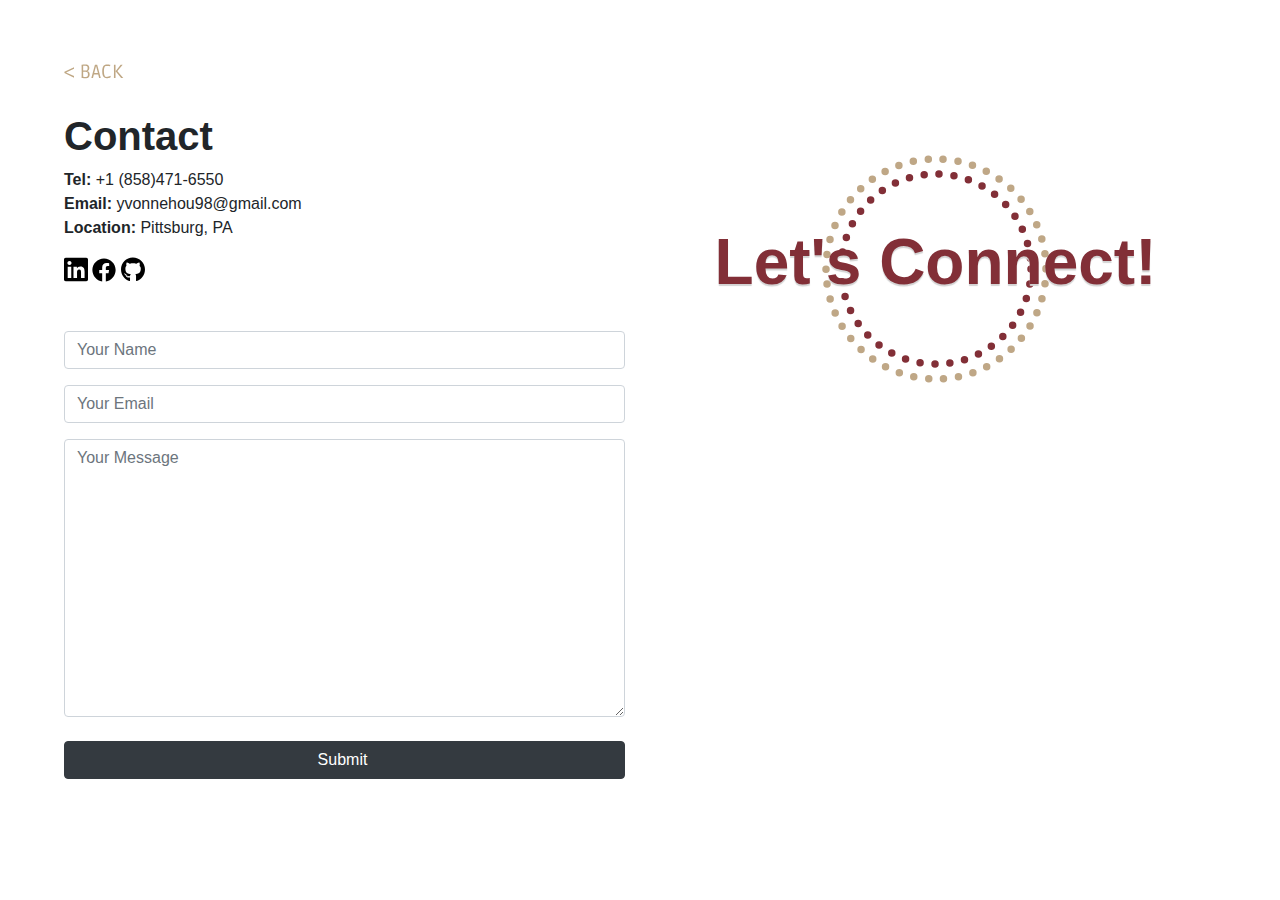
<file: contact.html>
<!DOCTYPE html>
<html lang="en-US" dir="ltr">

  <head>
    <meta charset="utf-8">
    <meta http-equiv="X-UA-Compatible" content="IE=edge">
    <meta name="viewport" content="width=device-width, initial-scale=1">

    <!--    document Title-->
    <title>Contact Page | Yvonne's Portfolio</title>

    <!--    Favicons-->
    <link rel="apple-touch-icon" sizes="180x180" href="Assets/pic/favicon_io/apple-touch-icon.png">
    <link rel="icon" type="image/png" sizes="32x32" href="Assets/pic/favicon_io/favicon-32x32.png">  
    <link rel="icon" type="image/png" sizes="16x16" href="Assets/pic/favicon_io/favicon-16x16.png">
    <link rel="manifest" href="Assets/pic/favicon_io/site.webmanifest">  
    <meta name="theme-color" content="#ffffff">

    <!--    Stylesheets-->
    <link href="https://fonts.googleapis.com/css?family=PT+Mono%7cPT+Serif:400,400i%7cLato:100,300,400,700,800,900" rel="stylesheet">

    <link href="Assets/style.css" rel="stylesheet">
    <link rel="stylesheet" href="https://stackpath.bootstrapcdn.com/bootstrap/4.3.1/css/bootstrap.min.css" integrity="sha384-ggOyR0iXCbMQv3Xipma34MD+dH/1fQ784/j6cY/iJTQUOhcWr7x9JvoRxT2MZw1T" crossorigin="anonymous">
  
    <!-- Add jquery cdn -->
    <script src="https://ajax.googleapis.com/ajax/libs/jquery/3.5.1/jquery.min.js"></script>
  </head>


  <body>
    <div class="container-fluid" style="padding-left: 5%; padding-right: 5%; padding-top: 5%;">
      <a href="index.html"><img src="Assets/pic/back.svg" style="float: left;" alt="back button"></a>
      <br>
      <br>
      <div class="row">
        <div class="col-md-6">
          <h1><strong>Contact</strong></h1>
          <p><strong>Tel:</strong> +1 (858)471-6550<br>
          <strong>Email:</strong> yvonnehou98@gmail.com<br>
          <strong>Location:</strong> Pittsburg, PA</p>

          <a href="https://www.linkedin.com/in/yiwen-yvonne-hou-18866b15b/" target="_blank"><img src="Assets/pic/linkedin.svg" style="width: 24px; height:auto;" alt="linkedin icon"></a>
          <a href="https://www.facebook.com/yvonne.hou.94" target="_blank"><img src="Assets/pic/facebook.svg" style="width: 24px; height:auto;" alt="facebook icon"></a>
          <a href="https://github.com/YvonneHou98" target="_blank"><img src="Assets/pic/github.svg" style="width: 24px; height:auto;" alt="github icon"></a>
          <br>
          <br>

          <form name="google form for contact" id="gform" class="zform mt-4" method="POST" action="https://docs.google.com/forms/d/e/1FAIpQLSef8Ylbxo7bsQfIxk9lOFlGVzcApndsLOfKjn0NxmZ45Y1Prw/formResponse?" target="hidden_iframe" onsubmit="submitted=true;">
            <input class="form-control border-300" type="hidden" name="to" value="username@domain.extension">
            <input class="form-control border-300 mt-3" type="text" placeholder="Your Name" aria-label="Text input for your name" name="Your Name" id="Your Name">
            <input class="form-control border-300 mt-3" type="text" placeholder="Your Email" aria-label="Text input for your email" name="Your Email" id="Your Email">
            <textarea class="form-control border-300 mt-3" rows="11" placeholder="Your Message" aria-label="Text input for your message" required name="Your Message" id="Your Message"></textarea>
            <button class="btn btn-block btn-dark mt-4" type="submit" value="Submit">Submit<span class="fa fa-paper-plane ml-1"></span></button>
           <div class="zform-feedback mt-4"></div>
          </form>
          
          <!-- submit google form JavaScripts-->
          <script type="text/javascript">var submitted=false;</script>
          <script type="text/javascript">
            $('#gform').on('submit', function(e) {
            $('#gform *').fadeOut(2000);
            $('#gform').prepend('Your submission has been sent!');
            });
          </script>

          <iframe name="hidden_iframe" id="hidden_iframe" style="display:none;" onload="if(submitted) {}"></iframe>

        </div>

        <!-- animation let's connect -->
        <div class="col-md-6">
          <div class="wrap">
            <svg width="250" height="250" viewBox="0 0 100 100" class="circles">
              <circle id="circle1" cx="50" cy="50" r="44" stroke="#000" stroke-width="3" stroke-dasharray="0 6" stroke-linecap="round" fill="transparent"/>
              <circle id="circle2" cx="50" cy="50" r="38" stroke="#000" stroke-width="3" stroke-dasharray="0 6" stroke-linecap="round" fill="transparent"/>
            </svg>
            <h2>Let's Connect!</h2>
          </div>
        </div>

      </div>
    </div>
    
  </body>
 </html>
</file>
<file: Assets/style.css>
.text-slider-items {
  display: none;
}

/* css for black CTA buttons */
.btn1 {
  position: absolute;
  width: 200px;
  height: 50px;
  background-color:black;
  color: white;
  font-size: 18px;
  padding: 10px 28px;
  border: none;
  cursor: pointer;
  border-radius: 45px;
}

/* css for connect CTA button */
.btn2 {
  position: absolute;
  width: 200px;
  height: 50px;
  background-color:#822F37;
  color: white;
  font-size: 18px;
  padding: 10px 28px;
  border: none;
  cursor: pointer;
  border-radius: 45px;
}



/* css for Slideshow */
* {box-sizing: border-box}
.mySlides {display: block;}
img {vertical-align: middle;}

/* Slideshow container */
.slideshow-container {
max-width: 500px;
position: relative;
margin: auto;
}

/* Next & previous buttons */
.prev, .next {
cursor: pointer;
position: absolute;
top: 50%;
width: auto;
padding: 16px;
margin-top: -22px;
color: white;
font-weight: bold;
font-size: 18px;
transition: 0.6s ease;
border-radius: 0 3px 3px 0;
user-select: none;
}

/* Position the "next button" to the right */
.next {
right: 0;
border-radius: 3px 0 0 3px;
}

/* On hover, add a black background color with a little bit see-through */
.prev:hover, .next:hover {
background-color: rgba(0,0,0,0.8);
}

/* The dots/bullets/indicators */
.dot {
cursor: pointer;
height: 15px;
width: 15px;
margin: 0 2px;
background-color: #bbb;
border-radius: 50%;
display: inline-block;
transition: background-color 0.6s ease;
}

.slideactive, .dot:hover {
background-color: #717171;
}

/* On smaller screens, decrease text size */
@media only screen and (max-width: 300px) {
.prev, .next,.text {font-size: 11px}
}




/* css for the moving let's connect animation */
.wrap {
  width: 30em;
  margin: 2em auto;
  display: grid;
  grid-template-columns: 1fr;
  grid-template-rows: 1;
}
  
.body {
  font-family: 'PT Mono';font-size: 22px;
}

.wrap > svg {
  grid-area: 1 / 1 / 2 / 2;
  display: block;
  margin: 0 auto;
}


.wrap > h2 {
  animation: bouncing 1.5s linear infinite alternate;
  font-family: 'Raleway', sans-serif;
  font-weight: 900;
  font-size: 4rem;
  color: #822F37;
  text-shadow: 0px 2px 1px lightgray;
  text-align: center;
  margin-top:1.25em;
  grid-area: 1 / 1 / 2 / 2;
} 

circle {
  transform-box: fill-box;
  transform-origin: 50% 50%;
}

#circle1 {
  stroke:#BFA786;
  animation:spin 30s linear infinite;
}

#circle2 {
  stroke:#822F37;
  animation:spin 30s linear infinite;
}

  
  
@keyframes spin {
  100% {
    -webkit-transform: rotate(360deg); 
      }
}
  
@keyframes bouncing {
  50% {transform: translateY(20%);}
}
  
@keyframes fade {
  0% {opacity:0;}
  100% {opacity:1;}
}
  
 
/* Replace it with a safer effect when prefers-reduced-motion returns true */
@media (prefers-reduced-motion: reduce) {
  .wrap > h2 {
    animation: fade 0.5s ease-in both;
  }
        
  #circle1, #circle2 {
    animation-play-state: paused;
  }
}
</file>
<file: Assets/typed.js-master/docs/assets/bass.css>
/*! Basscss | http://basscss.com | MIT License */

.h1{ font-size: 2rem }
.h2{ font-size: 1.5rem }
.h3{ font-size: 1.25rem }
.h4{ font-size: 1rem }
.h5{ font-size: .875rem }
.h6{ font-size: .75rem }

.font-family-inherit{ font-family:inherit }
.font-size-inherit{ font-size:inherit }
.text-decoration-none{ text-decoration:none }

.bold{ font-weight: bold; font-weight: bold }
.regular{ font-weight:normal }
.italic{ font-style:italic }
.caps{ text-transform:uppercase; letter-spacing: .2em; }

.left-align{ text-align:left }
.center{ text-align:center }
.right-align{ text-align:right }
.justify{ text-align:justify }

.nowrap{ white-space:nowrap }
.break-word{ word-wrap:break-word }

.line-height-1{ line-height: 1 }
.line-height-2{ line-height: 1.125 }
.line-height-3{ line-height: 1.25 }
.line-height-4{ line-height: 1.5 }

.list-style-none{ list-style:none }
.underline{ text-decoration:underline }

.truncate{
  max-width:100%;
  overflow:hidden;
  text-overflow:ellipsis;
  white-space:nowrap;
}

.list-reset{
  list-style:none;
  padding-left:0;
}

.inline{ display:inline }
.block{ display:block }
.inline-block{ display:inline-block }
.table{ display:table }
.table-cell{ display:table-cell }

.overflow-hidden{ overflow:hidden }
.overflow-scroll{ overflow:scroll }
.overflow-auto{ overflow:auto }

.clearfix:before,
.clearfix:after{
  content:" ";
  display:table
}
.clearfix:after{ clear:both }

.left{ float:left }
.right{ float:right }

.fit{ max-width:100% }

.max-width-1{ max-width: 24rem }
.max-width-2{ max-width: 32rem }
.max-width-3{ max-width: 48rem }
.max-width-4{ max-width: 64rem }

.border-box{ box-sizing:border-box }

.align-baseline{ vertical-align:baseline }
.align-top{ vertical-align:top }
.align-middle{ vertical-align:middle }
.align-bottom{ vertical-align:bottom }

.m0{ margin:0 }
.mt0{ margin-top:0 }
.mr0{ margin-right:0 }
.mb0{ margin-bottom:0 }
.ml0{ margin-left:0 }
.mx0{ margin-left:0; margin-right:0 }
.my0{ margin-top:0; margin-bottom:0 }

.m1{ margin: .5rem }
.mt1{ margin-top: .5rem }
.mr1{ margin-right: .5rem }
.mb1{ margin-bottom: .5rem }
.ml1{ margin-left: .5rem }
.mx1{ margin-left: .5rem; margin-right: .5rem }
.my1{ margin-top: .5rem; margin-bottom: .5rem }

.m2{ margin: 1rem }
.mt2{ margin-top: 1rem }
.mr2{ margin-right: 1rem }
.mb2{ margin-bottom: 1rem }
.ml2{ margin-left: 1rem }
.mx2{ margin-left: 1rem; margin-right: 1rem }
.my2{ margin-top: 1rem; margin-bottom: 1rem }

.m3{ margin: 2rem }
.mt3{ margin-top: 2rem }
.mr3{ margin-right: 2rem }
.mb3{ margin-bottom: 2rem }
.ml3{ margin-left: 2rem }
.mx3{ margin-left: 2rem; margin-right: 2rem }
.my3{ margin-top: 2rem; margin-bottom: 2rem }

.m4{ margin: 4rem }
.mt4{ margin-top: 4rem }
.mr4{ margin-right: 4rem }
.mb4{ margin-bottom: 4rem }
.ml4{ margin-left: 4rem }
.mx4{ margin-left: 4rem; margin-right: 4rem }
.my4{ margin-top: 4rem; margin-bottom: 4rem }

.mxn1{ margin-left: -.5rem; margin-right: -.5rem; }
.mxn2{ margin-left: -1rem; margin-right: -1rem; }
.mxn3{ margin-left: -2rem; margin-right: -2rem; }
.mxn4{ margin-left: -4rem; margin-right: -4rem; }

.ml-auto{ margin-left:auto }
.mr-auto{ margin-right:auto }
.mx-auto{ margin-left:auto; margin-right:auto; }

.p0{ padding:0 }
.pt0{ padding-top:0 }
.pr0{ padding-right:0 }
.pb0{ padding-bottom:0 }
.pl0{ padding-left:0 }
.px0{ padding-left:0; padding-right:0 }
.py0{ padding-top:0;  padding-bottom:0 }

.p1{ padding: .5rem }
.pt1{ padding-top: .5rem }
.pr1{ padding-right: .5rem }
.pb1{ padding-bottom: .5rem }
.pl1{ padding-left: .5rem }
.py1{ padding-top: .5rem; padding-bottom: .5rem }
.px1{ padding-left: .5rem; padding-right: .5rem }

.p2{ padding: 1rem }
.pt2{ padding-top: 1rem }
.pr2{ padding-right: 1rem }
.pb2{ padding-bottom: 1rem }
.pl2{ padding-left: 1rem }
.py2{ padding-top: 1rem; padding-bottom: 1rem }
.px2{ padding-left: 1rem; padding-right: 1rem }

.p3{ padding: 2rem }
.pt3{ padding-top: 2rem }
.pr3{ padding-right: 2rem }
.pb3{ padding-bottom: 2rem }
.pl3{ padding-left: 2rem }
.py3{ padding-top: 2rem; padding-bottom: 2rem }
.px3{ padding-left: 2rem; padding-right: 2rem }

.p4{ padding: 4rem }
.pt4{ padding-top: 4rem }
.pr4{ padding-right: 4rem }
.pb4{ padding-bottom: 4rem }
.pl4{ padding-left: 4rem }
.py4{ padding-top: 4rem; padding-bottom: 4rem }
.px4{ padding-left: 4rem; padding-right: 4rem }

.col{
  float:left;
  box-sizing:border-box;
}

.col-right{
  float:right;
  box-sizing:border-box;
}

.col-1{
  width:8.33333%;
}

.col-2{
  width:16.66667%;
}

.col-3{
  width:25%;
}

.col-4{
  width:33.33333%;
}

.col-5{
  width:41.66667%;
}

.col-6{
  width:50%;
}

.col-7{
  width:58.33333%;
}

.col-8{
  width:66.66667%;
}

.col-9{
  width:75%;
}

.col-10{
  width:83.33333%;
}

.col-11{
  width:91.66667%;
}

.col-12{
  width:100%;
}
@media (min-width: 40em){

  .sm-col{
    float:left;
    box-sizing:border-box;
  }

  .sm-col-right{
    float:right;
    box-sizing:border-box;
  }

  .sm-col-1{
    width:8.33333%;
  }

  .sm-col-2{
    width:16.66667%;
  }

  .sm-col-3{
    width:25%;
  }

  .sm-col-4{
    width:33.33333%;
  }

  .sm-col-5{
    width:41.66667%;
  }

  .sm-col-6{
    width:50%;
  }

  .sm-col-7{
    width:58.33333%;
  }

  .sm-col-8{
    width:66.66667%;
  }

  .sm-col-9{
    width:75%;
  }

  .sm-col-10{
    width:83.33333%;
  }

  .sm-col-11{
    width:91.66667%;
  }

  .sm-col-12{
    width:100%;
  }

}
@media (min-width: 52em){

  .md-col{
    float:left;
    box-sizing:border-box;
  }

  .md-col-right{
    float:right;
    box-sizing:border-box;
  }

  .md-col-1{
    width:8.33333%;
  }

  .md-col-2{
    width:16.66667%;
  }

  .md-col-3{
    width:25%;
  }

  .md-col-4{
    width:33.33333%;
  }

  .md-col-5{
    width:41.66667%;
  }

  .md-col-6{
    width:50%;
  }

  .md-col-7{
    width:58.33333%;
  }

  .md-col-8{
    width:66.66667%;
  }

  .md-col-9{
    width:75%;
  }

  .md-col-10{
    width:83.33333%;
  }

  .md-col-11{
    width:91.66667%;
  }

  .md-col-12{
    width:100%;
  }

}
@media (min-width: 64em){

  .lg-col{
    float:left;
    box-sizing:border-box;
  }

  .lg-col-right{
    float:right;
    box-sizing:border-box;
  }

  .lg-col-1{
    width:8.33333%;
  }

  .lg-col-2{
    width:16.66667%;
  }

  .lg-col-3{
    width:25%;
  }

  .lg-col-4{
    width:33.33333%;
  }

  .lg-col-5{
    width:41.66667%;
  }

  .lg-col-6{
    width:50%;
  }

  .lg-col-7{
    width:58.33333%;
  }

  .lg-col-8{
    width:66.66667%;
  }

  .lg-col-9{
    width:75%;
  }

  .lg-col-10{
    width:83.33333%;
  }

  .lg-col-11{
    width:91.66667%;
  }

  .lg-col-12{
    width:100%;
  }

}
.flex{ display:-webkit-box; display:-webkit-flex; display:-ms-flexbox; display:flex }

@media (min-width: 40em){
  .sm-flex{ display:-webkit-box; display:-webkit-flex; display:-ms-flexbox; display:flex }
}

@media (min-width: 52em){
  .md-flex{ display:-webkit-box; display:-webkit-flex; display:-ms-flexbox; display:flex }
}

@media (min-width: 64em){
  .lg-flex{ display:-webkit-box; display:-webkit-flex; display:-ms-flexbox; display:flex }
}

.flex-column{ -webkit-box-orient:vertical; -webkit-box-direction:normal; -webkit-flex-direction:column; -ms-flex-direction:column; flex-direction:column }
.flex-wrap{ -webkit-flex-wrap:wrap; -ms-flex-wrap:wrap; flex-wrap:wrap }

.items-start{ -webkit-box-align:start; -webkit-align-items:flex-start; -ms-flex-align:start; -ms-grid-row-align:flex-start; align-items:flex-start }
.items-end{ -webkit-box-align:end; -webkit-align-items:flex-end; -ms-flex-align:end; -ms-grid-row-align:flex-end; align-items:flex-end }
.items-center{ -webkit-box-align:center; -webkit-align-items:center; -ms-flex-align:center; -ms-grid-row-align:center; align-items:center }
.items-baseline{ -webkit-box-align:baseline; -webkit-align-items:baseline; -ms-flex-align:baseline; -ms-grid-row-align:baseline; align-items:baseline }
.items-stretch{ -webkit-box-align:stretch; -webkit-align-items:stretch; -ms-flex-align:stretch; -ms-grid-row-align:stretch; align-items:stretch }

.self-start{ -webkit-align-self:flex-start; -ms-flex-item-align:start; align-self:flex-start }
.self-end{ -webkit-align-self:flex-end; -ms-flex-item-align:end; align-self:flex-end }
.self-center{ -webkit-align-self:center; -ms-flex-item-align:center; align-self:center }
.self-baseline{ -webkit-align-self:baseline; -ms-flex-item-align:baseline; align-self:baseline }
.self-stretch{ -webkit-align-self:stretch; -ms-flex-item-align:stretch; align-self:stretch }

.justify-start{ -webkit-box-pack:start; -webkit-justify-content:flex-start; -ms-flex-pack:start; justify-content:flex-start }
.justify-end{ -webkit-box-pack:end; -webkit-justify-content:flex-end; -ms-flex-pack:end; justify-content:flex-end }
.justify-center{ -webkit-box-pack:center; -webkit-justify-content:center; -ms-flex-pack:center; justify-content:center }
.justify-between{ -webkit-box-pack:justify; -webkit-justify-content:space-between; -ms-flex-pack:justify; justify-content:space-between }
.justify-around{ -webkit-justify-content:space-around; -ms-flex-pack:distribute; justify-content:space-around }

.content-start{ -webkit-align-content:flex-start; -ms-flex-line-pack:start; align-content:flex-start }
.content-end{ -webkit-align-content:flex-end; -ms-flex-line-pack:end; align-content:flex-end }
.content-center{ -webkit-align-content:center; -ms-flex-line-pack:center; align-content:center }
.content-between{ -webkit-align-content:space-between; -ms-flex-line-pack:justify; align-content:space-between }
.content-around{ -webkit-align-content:space-around; -ms-flex-line-pack:distribute; align-content:space-around }
.content-stretch{ -webkit-align-content:stretch; -ms-flex-line-pack:stretch; align-content:stretch }
.flex-auto{
  -webkit-box-flex:1;
  -webkit-flex:1 1 auto;
      -ms-flex:1 1 auto;
          flex:1 1 auto;
  min-width:0;
  min-height:0;
}
.flex-none{ -webkit-box-flex:0; -webkit-flex:none; -ms-flex:none; flex:none }

.order-0{ -webkit-box-ordinal-group:1; -webkit-order:0; -ms-flex-order:0; order:0 }
.order-1{ -webkit-box-ordinal-group:2; -webkit-order:1; -ms-flex-order:1; order:1 }
.order-2{ -webkit-box-ordinal-group:3; -webkit-order:2; -ms-flex-order:2; order:2 }
.order-3{ -webkit-box-ordinal-group:4; -webkit-order:3; -ms-flex-order:3; order:3 }
.order-last{ -webkit-box-ordinal-group:100000; -webkit-order:99999; -ms-flex-order:99999; order:99999 }

.relative{ position:relative }
.absolute{ position:absolute }
.fixed{ position:fixed }

.top-0{ top:0 }
.right-0{ right:0 }
.bottom-0{ bottom:0 }
.left-0{ left:0 }

.z1{ z-index: 1 }
.z2{ z-index: 2 }
.z3{ z-index: 3 }
.z4{ z-index: 4 }

.border{
  border-style:solid;
  border-width: 1px;
}

.border-top{
  border-top-style:solid;
  border-top-width: 1px;
}

.border-right{
  border-right-style:solid;
  border-right-width: 1px;
}

.border-bottom{
  border-bottom-style:solid;
  border-bottom-width: 1px;
}

.border-left{
  border-left-style:solid;
  border-left-width: 1px;
}

.border-none{ border:0 }

.rounded{ border-radius: 3px }
.circle{ border-radius:50% }

.rounded-top{ border-radius: 3px 3px 0 0 }
.rounded-right{ border-radius: 0 3px 3px 0 }
.rounded-bottom{ border-radius: 0 0 3px 3px }
.rounded-left{ border-radius: 3px 0 0 3px }

.not-rounded{ border-radius:0 }

.hide{
  position:absolute !important;
  height:1px;
  width:1px;
  overflow:hidden;
  clip:rect(1px, 1px, 1px, 1px);
}

@media (max-width: 40em){
  .xs-hide{ display:none !important }
}

@media (min-width: 40em) and (max-width: 52em){
  .sm-hide{ display:none !important }
}

@media (min-width: 52em) and (max-width: 64em){
  .md-hide{ display:none !important }
}

@media (min-width: 64em){
  .lg-hide{ display:none !important }
}

.display-none{ display:none !important }
</file>
<file: Assets/typed.js-master/docs/assets/style.css>
.documentation {
  font-family: Helvetica, sans-serif;
  color: #666;
  line-height: 1.5;
  background: #f5f5f5;
}

.black {
  color: #666;
}

.bg-white {
  background-color: #fff;
}

h4 {
  margin: 20px 0 10px 0;
}

.documentation h3 {
  color: #000;
}

.border-bottom {
  border-color: #ddd;
}

a {
  color: #1184CE;
  text-decoration: none;
}

.documentation a[href]:hover {
  text-decoration: underline;
}

a:hover {
  cursor: pointer;
}

.py1-ul li {
  padding: 5px 0;
}

.max-height-100 {
  max-height: 100%;
}

section:target h3 {
  font-weight:700;
}

.documentation td,
.documentation th {
    padding: .25rem .25rem;
}

h1:hover .anchorjs-link,
h2:hover .anchorjs-link,
h3:hover .anchorjs-link,
h4:hover .anchorjs-link {
  opacity: 1;
}

.fix-3 {
  width: 25%;
  max-width: 244px;
}

.fix-3 {
  width: 25%;
  max-width: 244px;
}

@media (min-width: 52em) {
  .fix-margin-3 {
    margin-left: 25%;
  }
}

.pre, pre, code, .code {
  font-family: Source Code Pro,Menlo,Consolas,Liberation Mono,monospace;
  font-size: 14px;
}

.fill-light {
  background: #F9F9F9;
}

.width2 {
  width: 1rem;
}

.input {
  font-family: inherit;
  display: block;
  width: 100%;
  height: 2rem;
  padding: .5rem;
  margin-bottom: 1rem;
  border: 1px solid #ccc;
  font-size: .875rem;
  border-radius: 3px;
  box-sizing: border-box;
}

table {
  border-collapse: collapse;
}

.prose table th,
.prose table td {
  text-align: left;
  padding:8px;
  border:1px solid #ddd;
}

.prose table th:nth-child(1) { border-right: none; }
.prose table th:nth-child(2) { border-left: none; }

.prose table {
  border:1px solid #ddd;
}

.prose-big {
  font-size: 18px;
  line-height: 30px;
}

.quiet {
  opacity: 0.7;
}

.minishadow {
  box-shadow: 2px 2px 10px #f3f3f3;
}
</file>
<file: Assets/typed.js-master/docs/assets/github.css>
/*

github.com style (c) Vasily Polovnyov <vast@whiteants.net>

*/

.hljs {
  display: block;
  overflow-x: auto;
  padding: 0.5em;
  color: #333;
  background: #f8f8f8;
  -webkit-text-size-adjust: none;
}

.hljs-comment,
.diff .hljs-header,
.hljs-javadoc {
  color: #998;
  font-style: italic;
}

.hljs-keyword,
.css .rule .hljs-keyword,
.hljs-winutils,
.nginx .hljs-title,
.hljs-subst,
.hljs-request,
.hljs-status {
  color: #1184CE;
}

.hljs-number,
.hljs-hexcolor,
.ruby .hljs-constant {
  color: #ed225d;
}

.hljs-string,
.hljs-tag .hljs-value,
.hljs-phpdoc,
.hljs-dartdoc,
.tex .hljs-formula {
  color: #ed225d;
}

.hljs-title,
.hljs-id,
.scss .hljs-preprocessor {
  color: #900;
  font-weight: bold;
}

.hljs-list .hljs-keyword,
.hljs-subst {
  font-weight: normal;
}

.hljs-class .hljs-title,
.hljs-type,
.vhdl .hljs-literal,
.tex .hljs-command {
  color: #458;
  font-weight: bold;
}

.hljs-tag,
.hljs-tag .hljs-title,
.hljs-rules .hljs-property,
.django .hljs-tag .hljs-keyword {
  color: #000080;
  font-weight: normal;
}

.hljs-attribute,
.hljs-variable,
.lisp .hljs-body {
  color: #008080;
}

.hljs-regexp {
  color: #009926;
}

.hljs-symbol,
.ruby .hljs-symbol .hljs-string,
.lisp .hljs-keyword,
.clojure .hljs-keyword,
.scheme .hljs-keyword,
.tex .hljs-special,
.hljs-prompt {
  color: #990073;
}

.hljs-built_in {
  color: #0086b3;
}

.hljs-preprocessor,
.hljs-pragma,
.hljs-pi,
.hljs-doctype,
.hljs-shebang,
.hljs-cdata {
  color: #999;
  font-weight: bold;
}

.hljs-deletion {
  background: #fdd;
}

.hljs-addition {
  background: #dfd;
}

.diff .hljs-change {
  background: #0086b3;
}

.hljs-chunk {
  color: #aaa;
}
</file>
